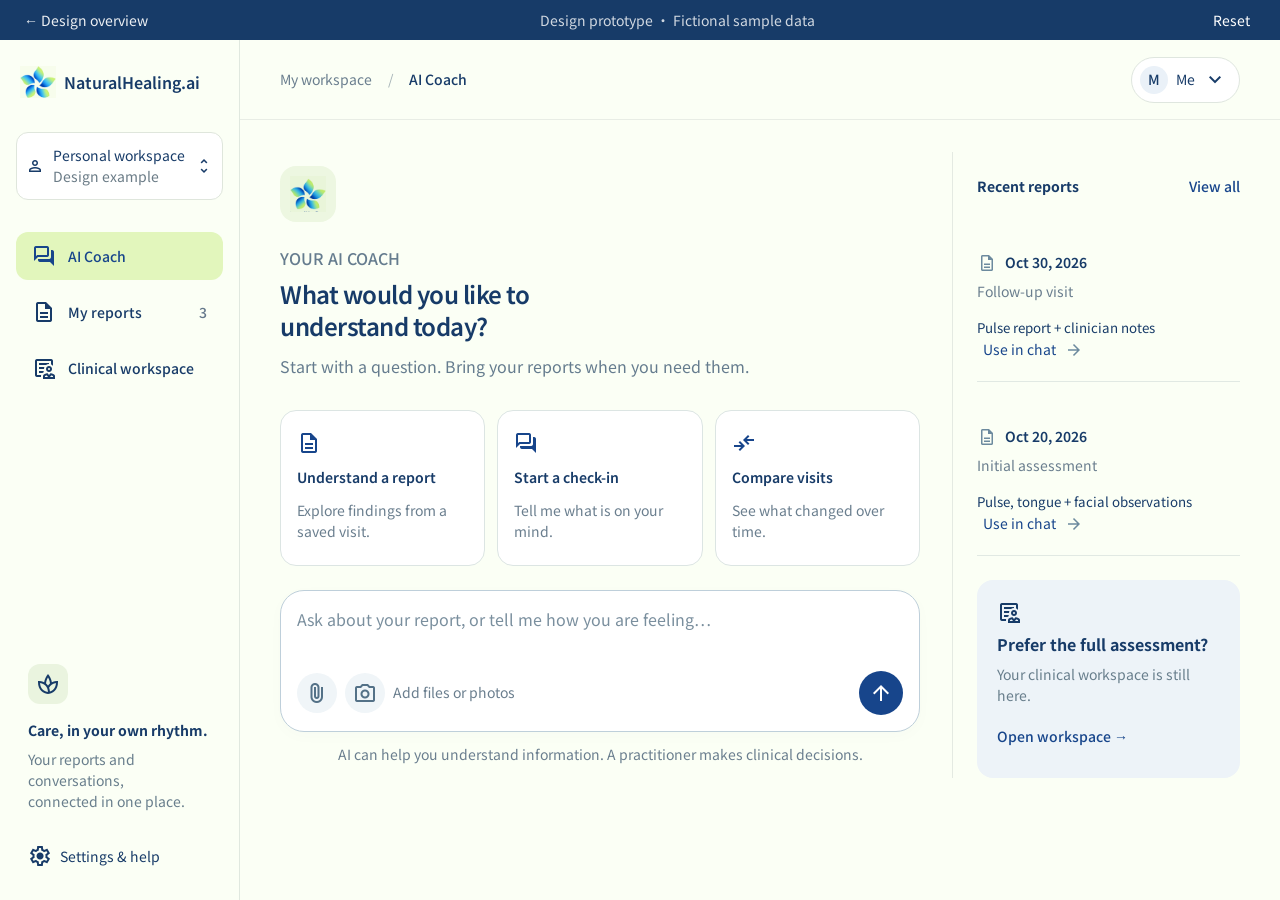
<file: index.html>
<!doctype html><html lang="en"><meta charset="utf-8"><meta name="viewport" content="width=device-width, initial-scale=1"><meta name="robots" content="noindex,nofollow"><meta http-equiv="refresh" content="0;url=prototype.html"><title>NaturalHealing.ai · AI Coach prototype</title><a href="prototype.html">Open AI Coach prototype</a></html>
</file>
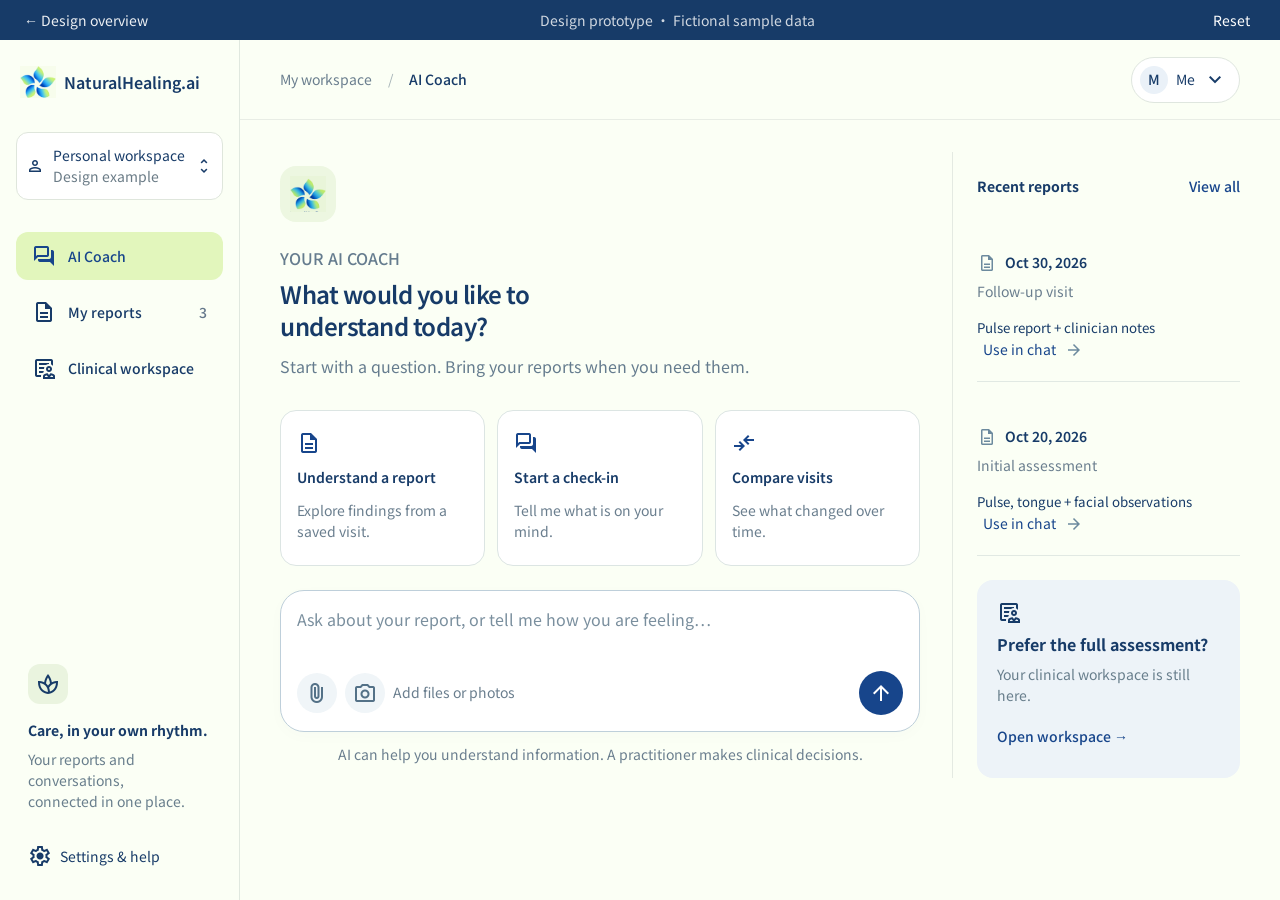
<file: prototype.html>
<!doctype html><html lang="en"><meta charset="utf-8"><meta name="viewport" content="width=device-width,initial-scale=1"><title>NaturalHealing — AI Coach design prototype</title><link rel="stylesheet" href="style.css"><body>
<div class="prototype-bar"><a href="review.html">← Design overview</a><span>Design prototype · Fictional sample data</span><button id="reset">Reset</button></div>
<div class="app"><aside class="sidebar"><a class="brand" href="#home"><img src="assets/flower.svg" alt=""><span>NaturalHealing.ai</span></a><div class="workspace"><span class="mi">person</span><div>Personal workspace<small>Design example</small></div><span class="mi">unfold_more</span></div><nav><a href="#home" data-nav="home"><span class="mi">forum</span>AI Coach</a><a href="#reports" data-nav="reports"><span class="mi">description</span>My reports<span class="count">3</span></a><button data-action="clinical"><span class="mi">clinical_notes</span>Clinical workspace</button></nav><div class="sidebar-bottom"><div class="note-icon"><span class="mi">spa</span></div><strong>Care, in your own rhythm.</strong><p>Your reports and conversations,<br>connected in one place.</p><button data-action="settings"><span class="mi">settings</span>Settings & help</button></div></aside>
<div class="workspace-main"><header class="topbar"><div class="mobile-brand"><img src="assets/flower.svg" alt=""><strong>NaturalHealing.ai</strong></div><div class="breadcrumb">My workspace <span>/</span> <strong id="crumb">AI Coach</strong></div><button class="person-switch" data-action="patient"><span class="avatar">M</span><span id="current-person">Me</span><span class="mi">expand_more</span></button></header><main id="screen"></main></div></div>
<div class="mobile-nav"><a href="#home"><span class="mi">forum</span>Coach</a><a href="#reports"><span class="mi">description</span>Reports</a><button data-action="clinical"><span class="mi">clinical_notes</span>Workspace</button></div>
<div id="modal" class="modal-backdrop" hidden></div><div id="toast" role="status"></div><script src="app.js"></script></body></html>
</file>
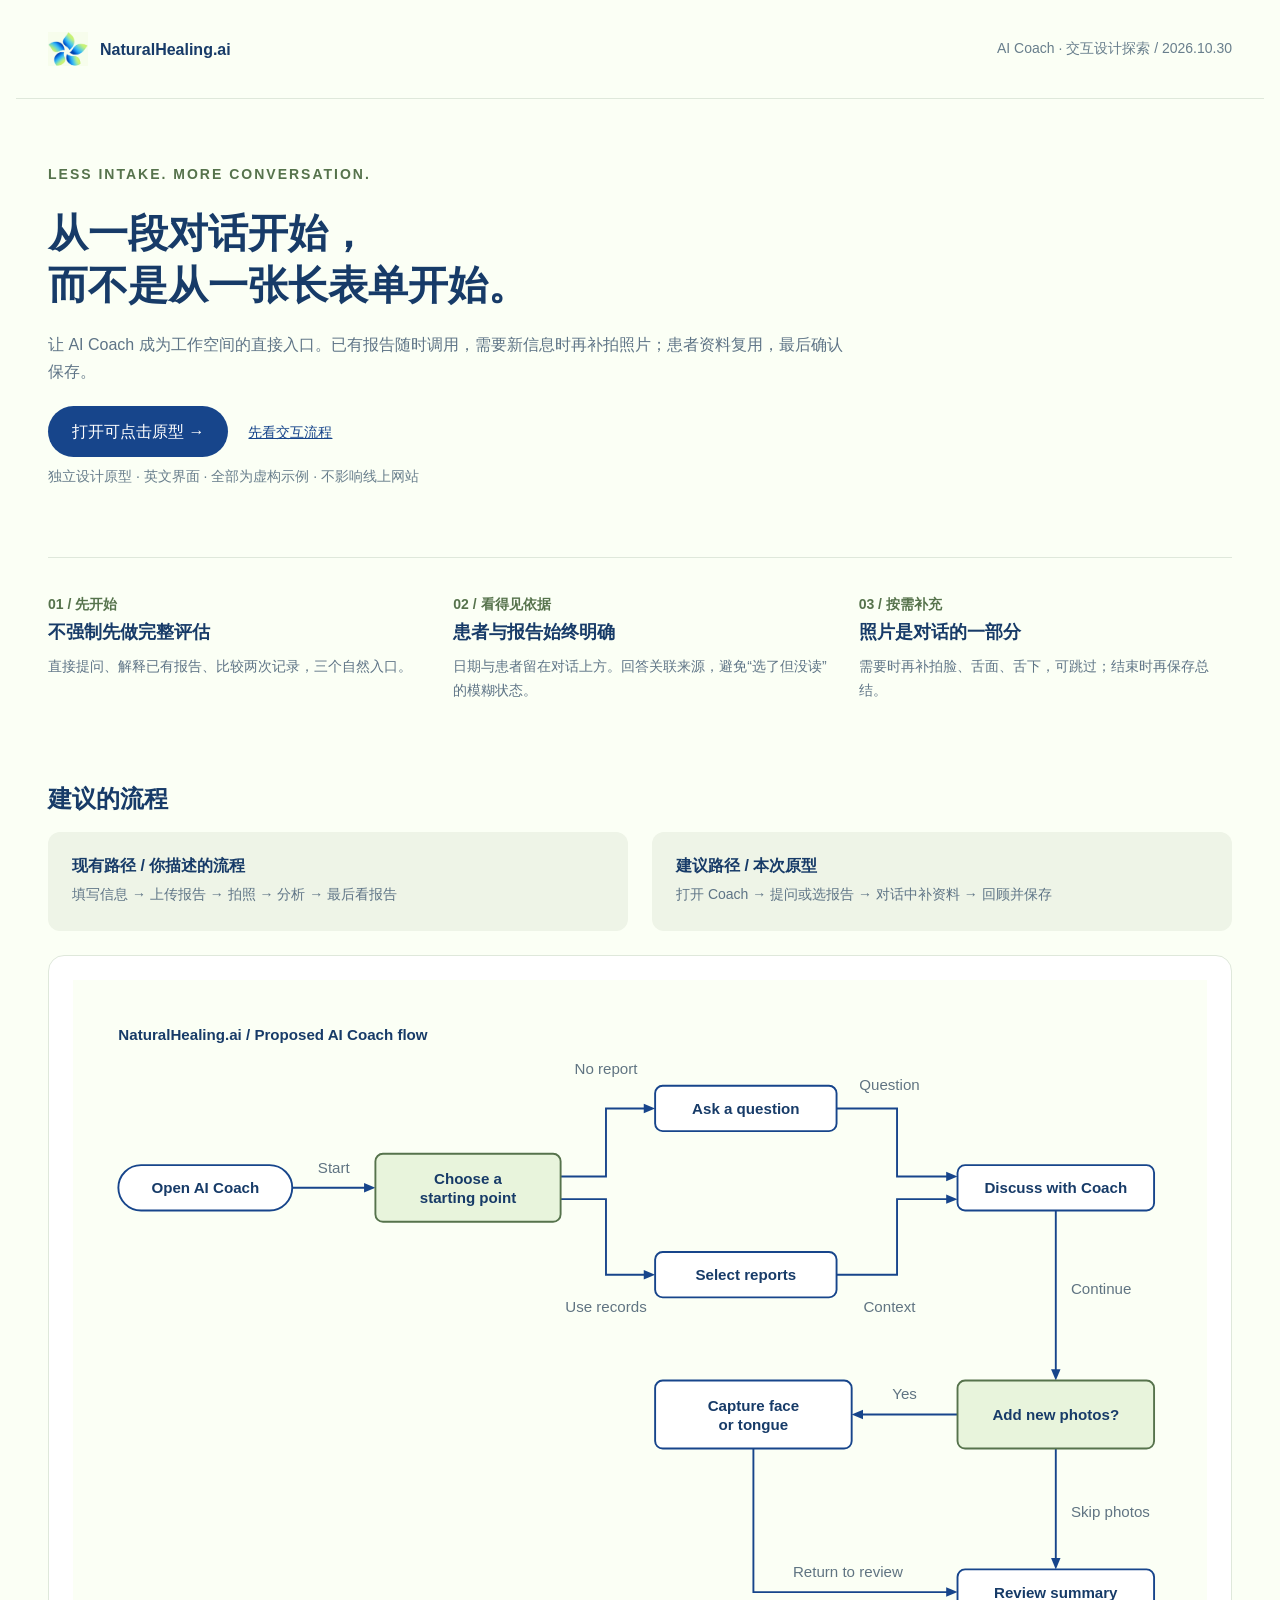
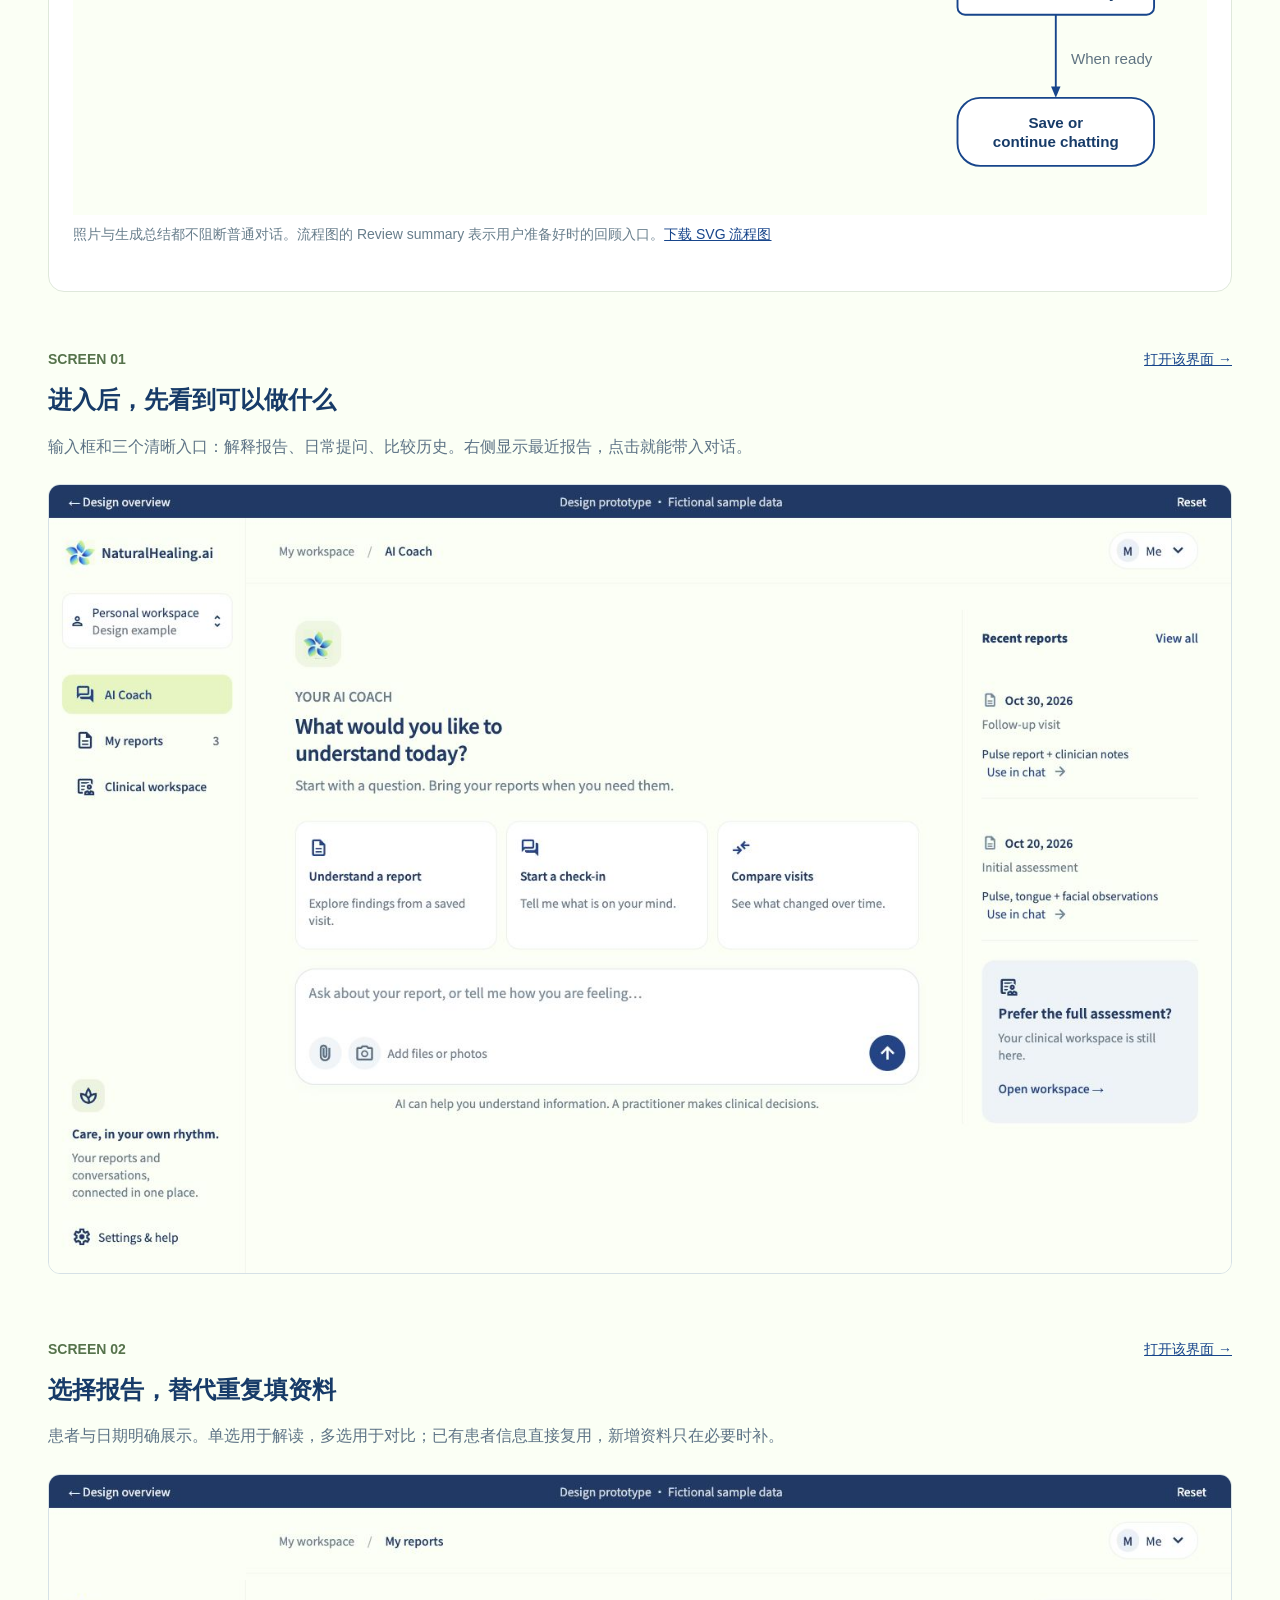
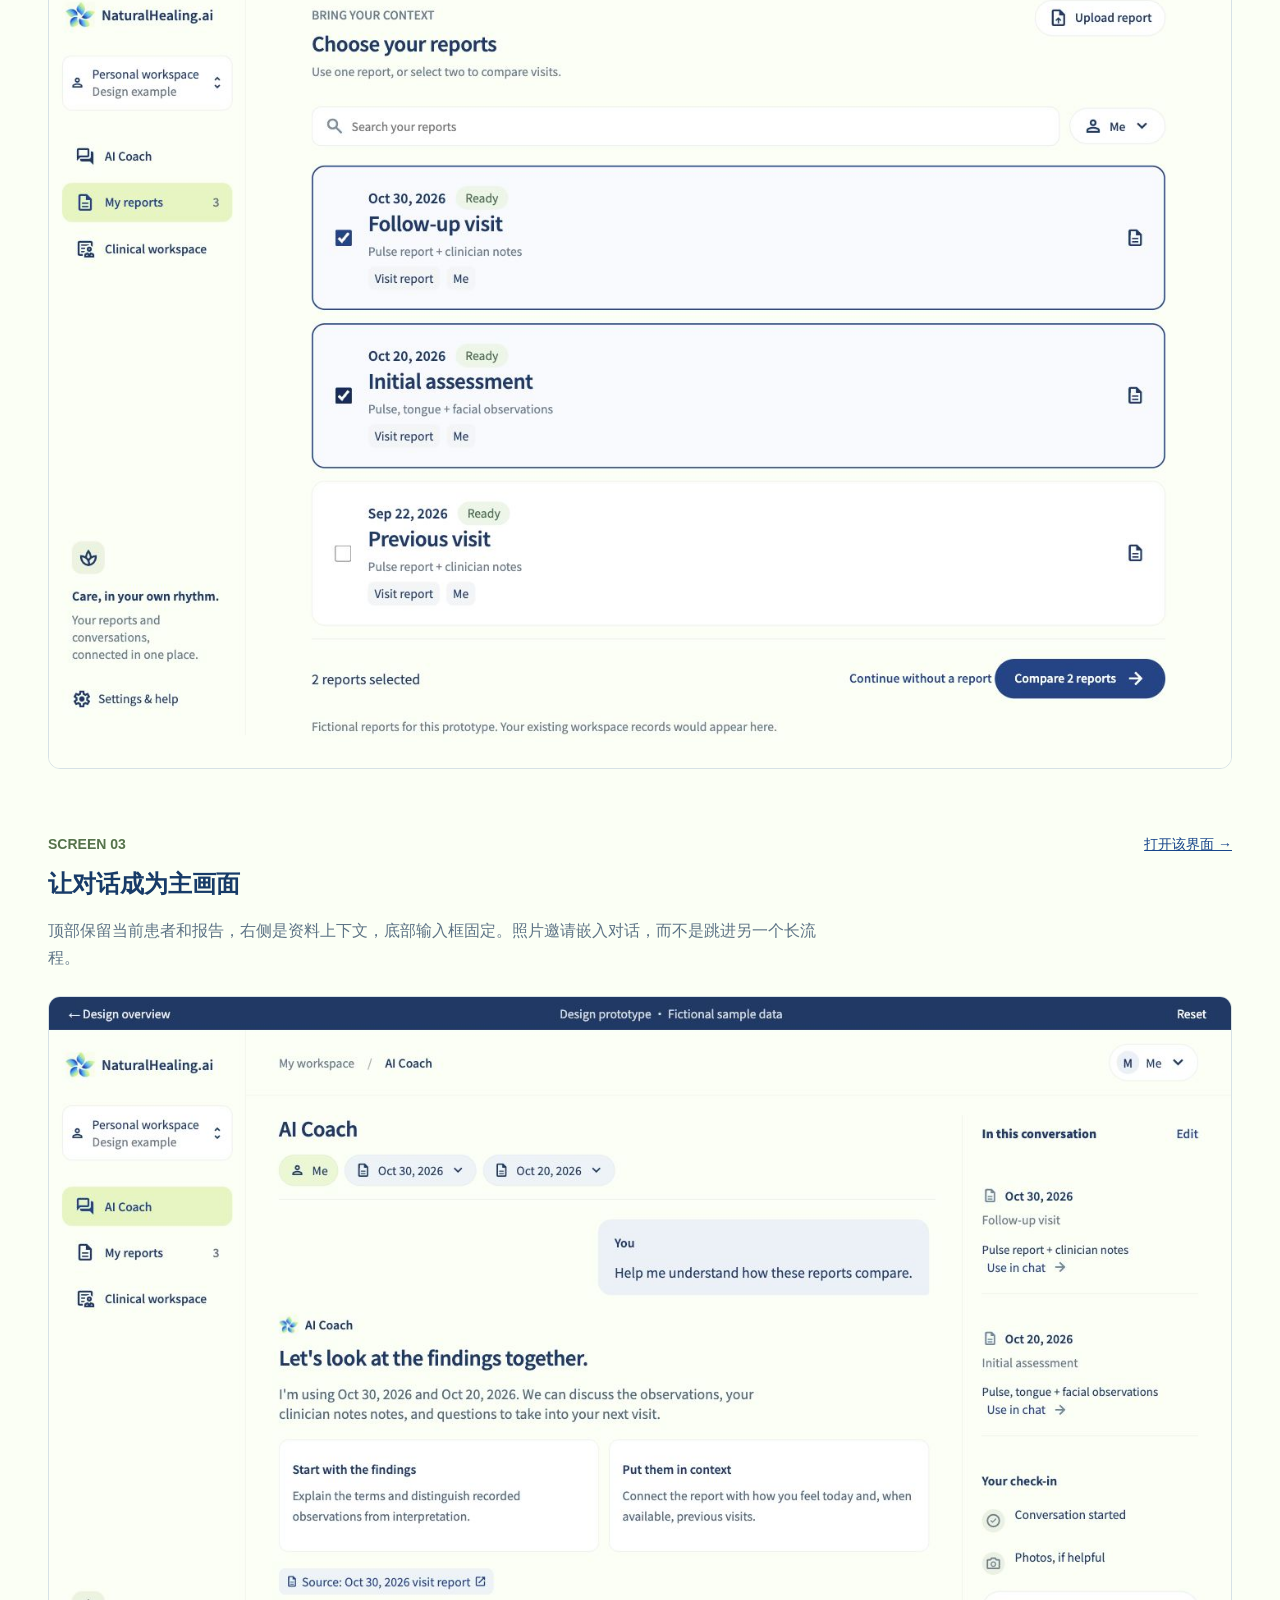
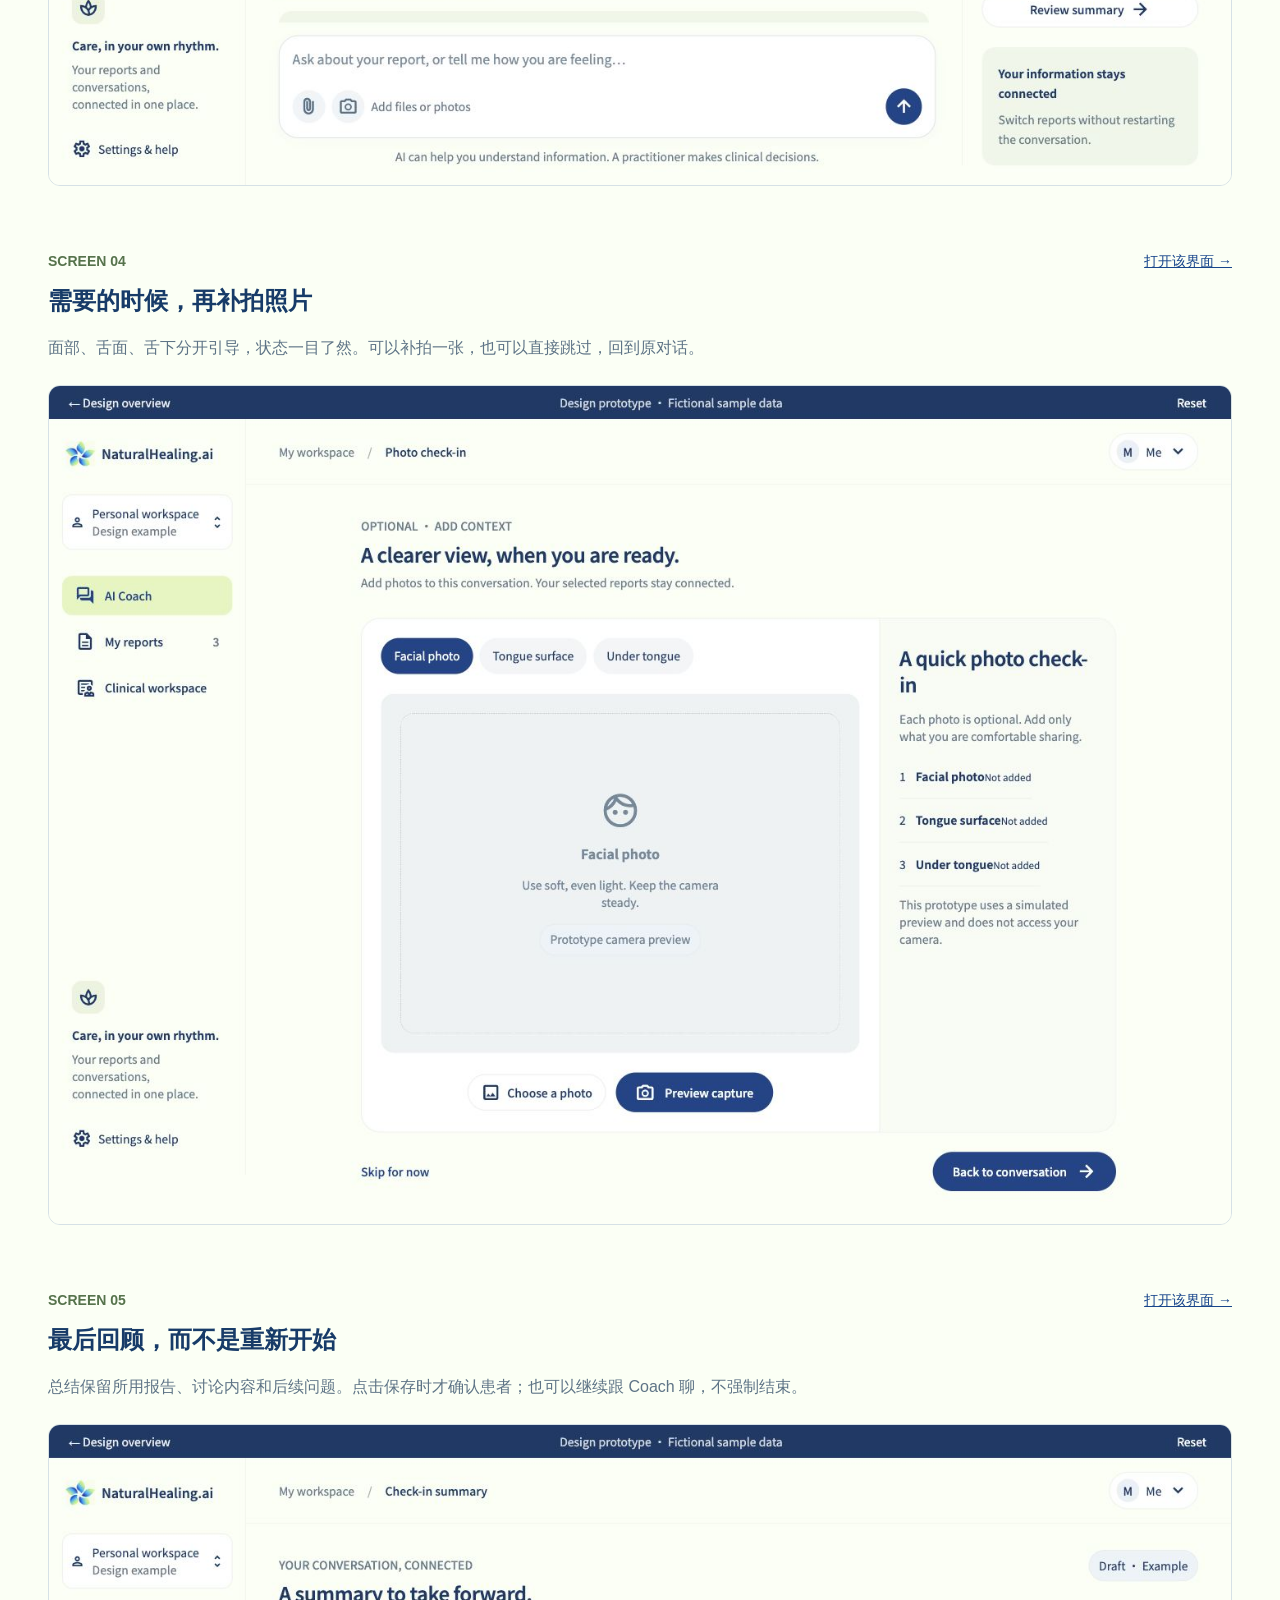
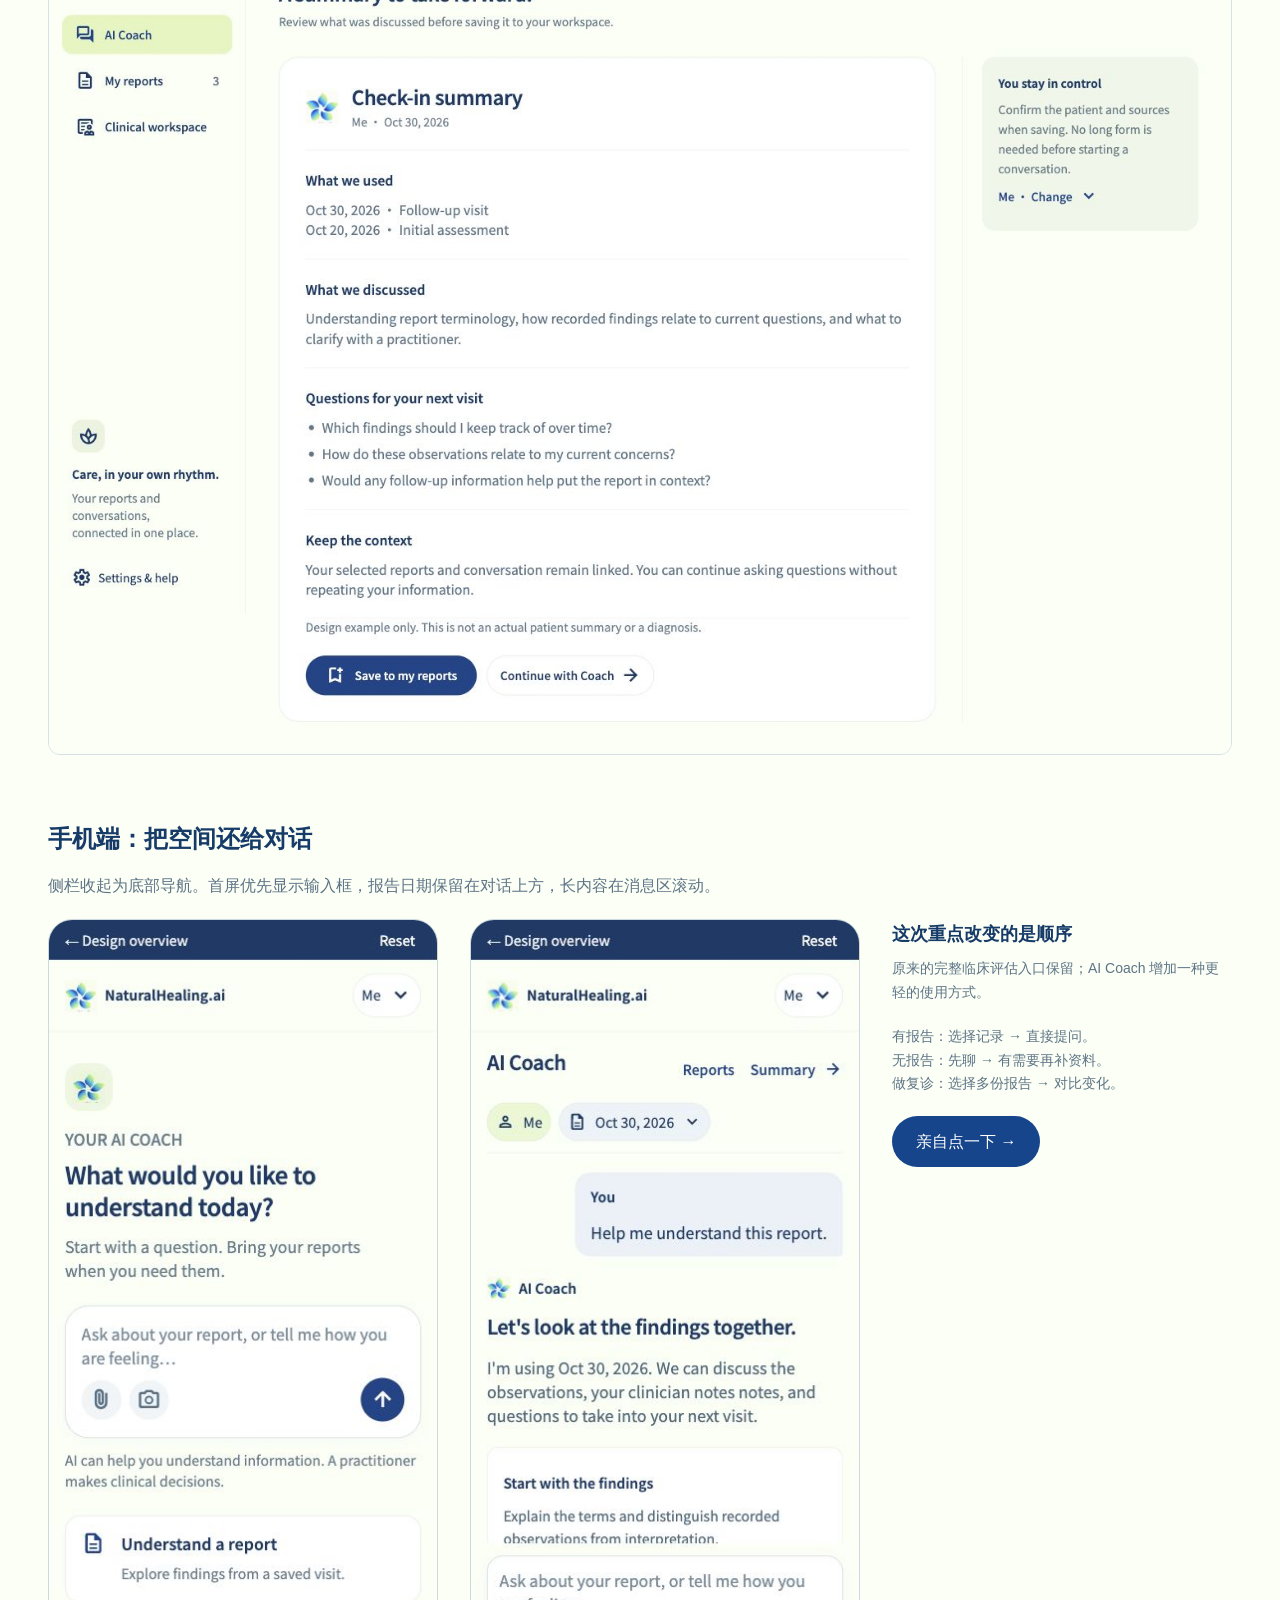
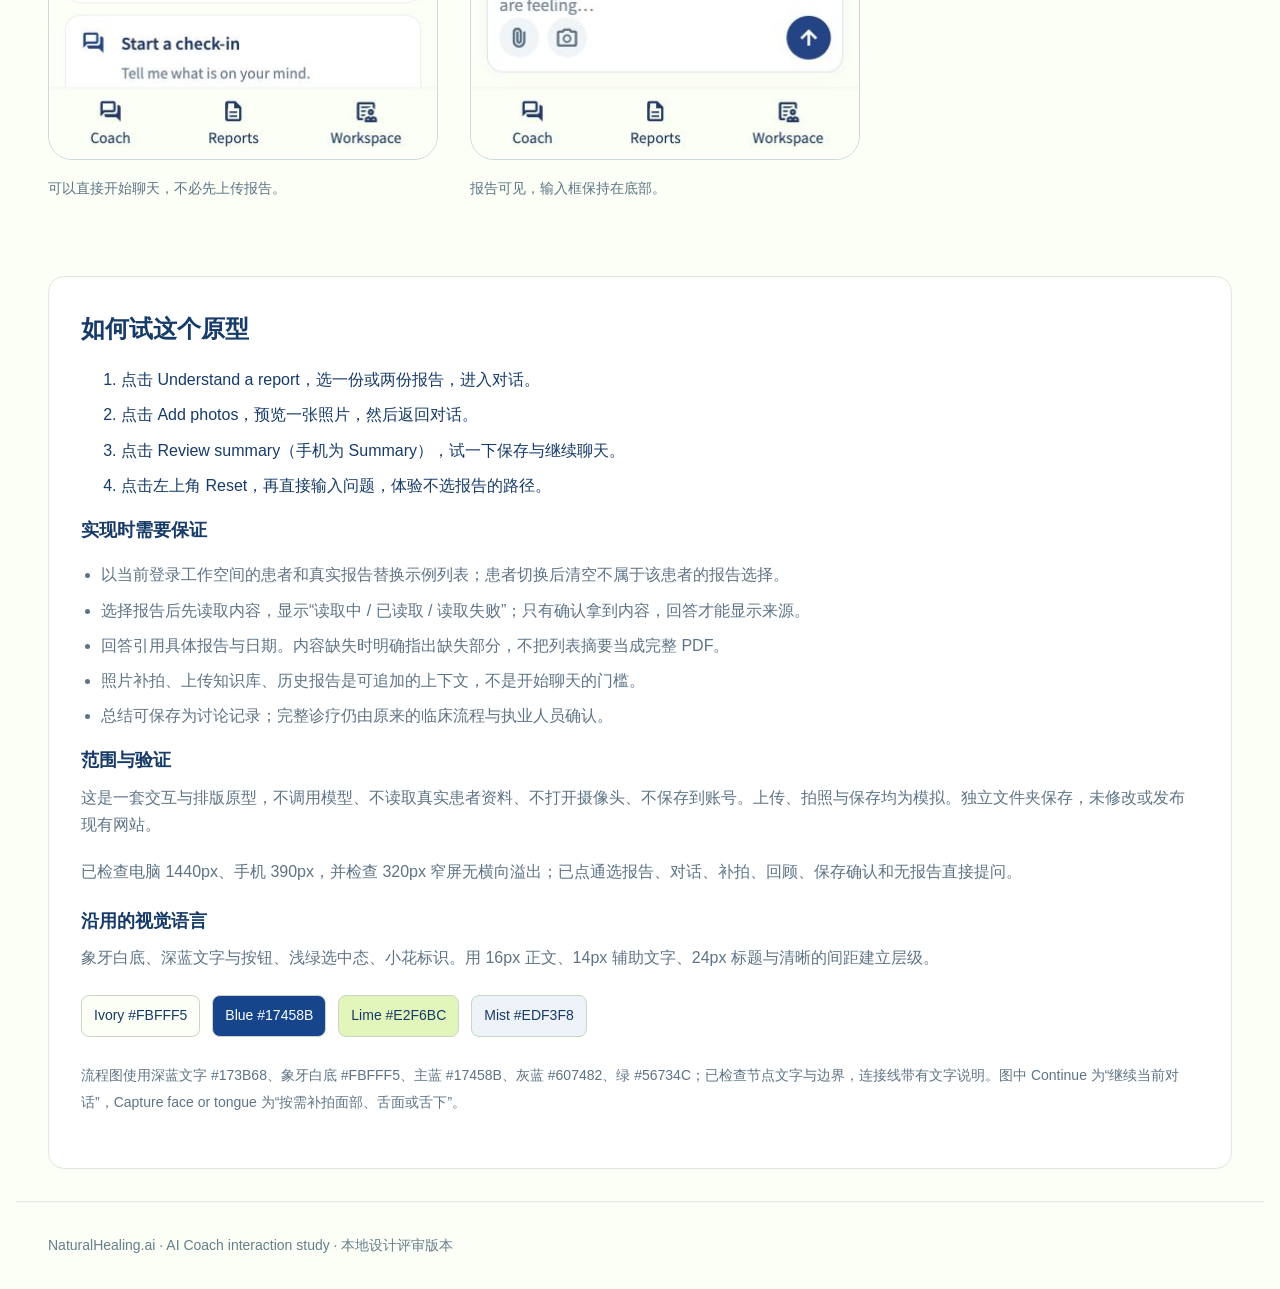
<file: review.html>
<!doctype html><html lang="zh-CN"><head><meta charset="utf-8"><meta name="viewport" content="width=device-width, initial-scale=1"><title>NaturalHealing.ai · AI Coach 交互方案</title><style>
*{box-sizing:border-box}body{margin:0;background:#fbfff5;color:#173b68;font:16px/1.7 -apple-system,BlinkMacSystemFont,'PingFang SC',sans-serif}a{color:#17458b}header,main,footer{max-width:1248px;margin:auto;padding:32px}header{display:flex;align-items:center;justify-content:space-between;border-bottom:1px solid #dfe8db}.brand{display:flex;align-items:center;gap:12px;font-weight:600}.brand img{width:40px;mix-blend-mode:multiply}.badge{font-size:14px;color:#687e8c}h1{font-size:40px;line-height:1.3;margin:20px 0}h2{font-size:24px;margin:0 0 12px}h3{font-size:18px;margin:0 0 8px}p{margin:8px 0 20px;color:#5e7486}.intro{padding:32px 0 48px;max-width:800px}.eyebrow{font-size:14px;font-weight:600;letter-spacing:2px;color:#56734c}.primary{display:inline-block;background:#17458b;color:white;border-radius:32px;padding:12px 24px;text-decoration:none;font-weight:500}.secondary{margin-left:20px;font-size:14px}.principles{display:grid;grid-template-columns:repeat(3,1fr);gap:32px;margin:0 0 56px;border-top:1px solid #dfe8db;padding-top:32px}.principles b{font-size:14px;color:#56734c}.principles p{font-size:14px}.flow{background:white;border:1px solid #dfe8db;border-radius:16px;padding:24px;margin-bottom:56px}.flow img{width:100%;height:auto;display:block}.flow .caption{font-size:14px;color:#687e8c}.change{display:grid;grid-template-columns:1fr 1fr;gap:24px;margin-bottom:24px}.change>div{padding:20px 24px;background:#eef4e7;border-radius:12px}.change p{font-size:14px;margin:4px 0}.screen{margin-bottom:64px}.screen-head{display:flex;gap:20px;align-items:start;justify-content:space-between;margin-bottom:20px}.screen-head div{max-width:780px}.screen-head p{font-size:16px;margin:4px 0}.screen-head a{white-space:nowrap;font-size:14px}.screen img{display:block;width:100%;border:1px solid #d6e1e6;border-radius:12px;background:white}.number{font-size:14px;color:#56734c;font-weight:600;display:block;margin-bottom:8px}.phones{display:grid;grid-template-columns:390px 390px 1fr;gap:32px;align-items:start;margin-bottom:56px}.phones img{width:100%;border:1px solid #ccd9de;border-radius:24px}.phones p{font-size:14px}.notes{padding:32px;border:1px solid #dfe8db;border-radius:16px;background:white}.notes ul{padding-left:20px;color:#5e7486}.notes li{margin:8px 0}.notes small{font-size:14px}.palette{display:flex;gap:12px;margin:24px 0;flex-wrap:wrap}.swatch{padding:8px 12px;border:1px solid #cad5c8;border-radius:8px;font-size:14px}footer{font-size:14px;color:#687e8c;border-top:1px solid #dfe8db}@media(max-width:1000px){.phones{grid-template-columns:1fr 1fr}.phones>div:last-child{grid-column:1/-1}.principles{gap:20px}}@media(max-width:600px){header,main,footer{padding:20px 16px}header .badge{display:none}h1{font-size:32px}.intro{padding:24px 0 32px}.principles,.change{grid-template-columns:1fr;gap:16px}.principles{margin-bottom:32px}.flow{padding:12px}.flow img{min-width:720px}.flow-scroll{overflow-x:auto}.screen{margin-bottom:40px}.screen-head{display:block}.screen-head a{display:block;margin-top:12px}.phones{gap:16px}.notes{padding:20px}.secondary{display:block;margin:16px 0 0}}
</style></head><body><header><div class="brand"><img src="assets/flower.svg" alt="">NaturalHealing.ai</div><span class="badge">AI Coach · 交互设计探索 / 2026.10.30</span></header><main>
<section class="intro"><div class="eyebrow">LESS INTAKE. MORE CONVERSATION.</div><h1>从一段对话开始，<br>而不是从一张长表单开始。</h1><p>让 AI Coach 成为工作空间的直接入口。已有报告随时调用，需要新信息时再补拍照片；患者资料复用，最后确认保存。</p><a class="primary" href="prototype.html">打开可点击原型 →</a><a class="secondary" href="#flow">先看交互流程</a><p class="badge">独立设计原型 · 英文界面 · 全部为虚构示例 · 不影响线上网站</p></section>
<section class="principles"><div><b>01 / 先开始</b><h3>不强制先做完整评估</h3><p>直接提问、解释已有报告、比较两次记录，三个自然入口。</p></div><div><b>02 / 看得见依据</b><h3>患者与报告始终明确</h3><p>日期与患者留在对话上方。回答关联来源，避免“选了但没读”的模糊状态。</p></div><div><b>03 / 按需补充</b><h3>照片是对话的一部分</h3><p>需要时再补拍脸、舌面、舌下，可跳过；结束时再保存总结。</p></div></section>
<section id="flow"><h2>建议的流程</h2><div class="change"><div><strong>现有路径 / 你描述的流程</strong><p>填写信息 → 上传报告 → 拍照 → 分析 → 最后看报告</p></div><div><strong>建议路径 / 本次原型</strong><p>打开 Coach → 提问或选报告 → 对话中补资料 → 回顾并保存</p></div></div><div class="flow"><div class="flow-scroll"><img src="naturalhealing-ai-coach-flow.svg" alt="建议流程：进入 AI Coach，可直接提问或选择已有报告；在对话中按需补拍照片，最后回顾总结并保存或继续聊天。"></div><p class="caption">照片与生成总结都不阻断普通对话。流程图的 Review summary 表示用户准备好时的回顾入口。<a href="naturalhealing-ai-coach-flow.svg" download>下载 SVG 流程图</a></p></div></section>
<section class="screen"><div class="screen-head"><div><span class="number">SCREEN 01</span><h2>进入后，先看到可以做什么</h2><p>输入框和三个清晰入口：解释报告、日常提问、比较历史。右侧显示最近报告，点击就能带入对话。</p></div><a href="prototype.html#home">打开该界面 →</a></div><a href="screens/01-start-desktop.png" target="_blank"><img src="screens/01-start-desktop.png" alt="进入后，先看到可以做什么，桌面界面图"></a></section><section class="screen"><div class="screen-head"><div><span class="number">SCREEN 02</span><h2>选择报告，替代重复填资料</h2><p>患者与日期明确展示。单选用于解读，多选用于对比；已有患者信息直接复用，新增资料只在必要时补。</p></div><a href="prototype.html#reports">打开该界面 →</a></div><a href="screens/02-reports-desktop.png" target="_blank"><img src="screens/02-reports-desktop.png" alt="选择报告，替代重复填资料，桌面界面图"></a></section><section class="screen"><div class="screen-head"><div><span class="number">SCREEN 03</span><h2>让对话成为主画面</h2><p>顶部保留当前患者和报告，右侧是资料上下文，底部输入框固定。照片邀请嵌入对话，而不是跳进另一个长流程。</p></div><a href="prototype.html#chat">打开该界面 →</a></div><a href="screens/03-chat-desktop.png" target="_blank"><img src="screens/03-chat-desktop.png" alt="让对话成为主画面，桌面界面图"></a></section><section class="screen"><div class="screen-head"><div><span class="number">SCREEN 04</span><h2>需要的时候，再补拍照片</h2><p>面部、舌面、舌下分开引导，状态一目了然。可以补拍一张，也可以直接跳过，回到原对话。</p></div><a href="prototype.html#capture">打开该界面 →</a></div><a href="screens/04-photos-desktop.png" target="_blank"><img src="screens/04-photos-desktop.png" alt="需要的时候，再补拍照片，桌面界面图"></a></section><section class="screen"><div class="screen-head"><div><span class="number">SCREEN 05</span><h2>最后回顾，而不是重新开始</h2><p>总结保留所用报告、讨论内容和后续问题。点击保存时才确认患者；也可以继续跟 Coach 聊，不强制结束。</p></div><a href="prototype.html#summary">打开该界面 →</a></div><a href="screens/05-summary-desktop.png" target="_blank"><img src="screens/05-summary-desktop.png" alt="最后回顾，而不是重新开始，桌面界面图"></a></section><section><h2>手机端：把空间还给对话</h2><p>侧栏收起为底部导航。首屏优先显示输入框，报告日期保留在对话上方，长内容在消息区滚动。</p><div class="phones"><div><img src="screens/06-start-mobile.png" alt="手机端 AI Coach 起始界面"><p>可以直接开始聊天，不必先上传报告。</p></div><div><img src="screens/07-chat-mobile.png" alt="手机端带报告的对话界面"><p>报告可见，输入框保持在底部。</p></div><div><h3>这次重点改变的是顺序</h3><p>原来的完整临床评估入口保留；AI Coach 增加一种更轻的使用方式。</p><p>有报告：选择记录 → 直接提问。<br>无报告：先聊 → 有需要再补资料。<br>做复诊：选择多份报告 → 对比变化。</p><a class="primary" href="prototype.html">亲自点一下 →</a></div></div></section>
<section class="notes"><h2>如何试这个原型</h2><ol><li>点击 Understand a report，选一份或两份报告，进入对话。</li><li>点击 Add photos，预览一张照片，然后返回对话。</li><li>点击 Review summary（手机为 Summary），试一下保存与继续聊天。</li><li>点击左上角 Reset，再直接输入问题，体验不选报告的路径。</li></ol><h3>实现时需要保证</h3><ul><li>以当前登录工作空间的患者和真实报告替换示例列表；患者切换后清空不属于该患者的报告选择。</li><li>选择报告后先读取内容，显示“读取中 / 已读取 / 读取失败”；只有确认拿到内容，回答才能显示来源。</li><li>回答引用具体报告与日期。内容缺失时明确指出缺失部分，不把列表摘要当成完整 PDF。</li><li>照片补拍、上传知识库、历史报告是可追加的上下文，不是开始聊天的门槛。</li><li>总结可保存为讨论记录；完整诊疗仍由原来的临床流程与执业人员确认。</li></ul><h3>范围与验证</h3><p>这是一套交互与排版原型，不调用模型、不读取真实患者资料、不打开摄像头、不保存到账号。上传、拍照与保存均为模拟。独立文件夹保存，未修改或发布现有网站。</p><p>已检查电脑 1440px、手机 390px，并检查 320px 窄屏无横向溢出；已点通选报告、对话、补拍、回顾、保存确认和无报告直接提问。</p><h3>沿用的视觉语言</h3><p>象牙白底、深蓝文字与按钮、浅绿选中态、小花标识。用 16px 正文、14px 辅助文字、24px 标题与清晰的间距建立层级。</p><div class="palette"><span class="swatch" style="background:#fbfff5">Ivory #FBFFF5</span><span class="swatch" style="background:#17458b;color:white">Blue #17458B</span><span class="swatch" style="background:#e2f6bc">Lime #E2F6BC</span><span class="swatch" style="background:#edf3f8">Mist #EDF3F8</span></div><p><small>流程图使用深蓝文字 #173B68、象牙白底 #FBFFF5、主蓝 #17458B、灰蓝 #607482、绿 #56734C；已检查节点文字与边界，连接线带有文字说明。图中 Continue 为“继续当前对话”，Capture face or tongue 为“按需补拍面部、舌面或舌下”。</small></p></section></main><footer>NaturalHealing.ai · AI Coach interaction study · 本地设计评审版本</footer></body></html>
</file>
<file: style.css>
@font-face{font-family:CareUI;src:url('assets/ui.woff2') format('woff2');font-weight:100 900;font-display:swap}@font-face{font-family:MaterialSymbols;src:url('assets/icons.woff2') format('woff2');font-display:block}*{box-sizing:border-box}body{margin:0;font-family:CareUI,Arial,sans-serif;font-size:16px;line-height:1.5;color:#173b68;background:#fbfff5}button,input,textarea{font:inherit;color:inherit}button,a,input,textarea{outline-offset:4px}button:focus-visible,a:focus-visible{outline:2px solid #17458b}button,a{touch-action:manipulation}button{cursor:pointer}a{color:inherit;text-decoration:none}button{border:0;background:none}p,h1,h2,h3{margin:0}h1,h2{font-size:24px;line-height:32px;font-weight:600;letter-spacing:-.5px}h3{font-size:16px;line-height:24px;font-weight:600}.mi{font-family:MaterialSymbols!important;font-style:normal;font-weight:400;font-size:24px;line-height:1;display:inline-flex;align-items:center;justify-content:center;flex-shrink:0;user-select:none}.prototype-bar{height:40px;background:#173b68;color:#fff;display:flex;justify-content:space-between;align-items:center;padding:0 24px;font-size:14px;gap:12px}.prototype-bar a{opacity:.92}.prototype-bar span{opacity:.8}.prototype-bar button{color:#fff;font-size:14px}.app{display:grid;grid-template-columns:240px minmax(0,1fr);min-height:calc(100svh - 40px)}.sidebar{padding:24px 16px;border-right:1px solid #e0e8df;display:flex;flex-direction:column;position:sticky;top:0;height:calc(100svh - 40px);background:#fbfff5}.brand{display:flex;align-items:center;gap:8px;font-weight:600;font-size:16px;margin:0 4px 32px;white-space:nowrap}.brand img{width:36px;height:36px;object-fit:contain}.workspace{display:flex;align-items:center;gap:8px;border:1px solid #dfe6dc;border-radius:12px;padding:12px 8px;font-size:14px;background:#fff;margin-bottom:32px}.workspace>div{flex:1}.workspace small{display:block;font-size:14px;color:#6a7b86}.workspace>.mi{font-size:20px}nav{display:flex;flex-direction:column;gap:8px}nav a,nav button{display:flex;text-align:left;align-items:center;gap:12px;padding:12px 16px;border-radius:12px;font-size:14px;font-weight:500;min-height:48px}nav .selected{background:#e2f6bc;color:#17458b}nav .count{margin-left:auto;font-size:14px;color:#65788b}nav a:hover,nav button:hover{background:#eff4e9}.sidebar-bottom{margin-top:auto;padding:32px 12px 0;font-size:14px}.sidebar-bottom p{color:#687e8c;margin:8px 0 24px}.sidebar-bottom button{display:flex;gap:8px;align-items:center;font-size:14px;padding:8px 0}.note-icon{display:flex;width:40px;height:40px;align-items:center;justify-content:center;background:#eaf4df;border-radius:12px;margin-bottom:16px}.workspace-main{min-width:0}.topbar{height:80px;display:flex;align-items:center;justify-content:space-between;padding:0 40px;border-bottom:1px solid #e8ede5;background:#fbfff5}.breadcrumb{color:#6a7e8e;font-size:14px;display:flex;gap:16px;align-items:center}.breadcrumb strong{color:#173b68;font-weight:500}.breadcrumb span{color:#a6b3b7}.person-switch{display:flex;align-items:center;gap:8px;background:#fff;border:1px solid #dfe6df;border-radius:32px;padding:8px 12px 8px 8px;font-size:14px;min-height:44px}.avatar{width:28px;height:28px;display:inline-flex;align-items:center;justify-content:center;background:#eaf1f8;border-radius:50%;font-size:14px;font-weight:500}.mobile-brand{display:none}#screen{min-height:calc(100svh - 120px)}.page{max-width:1360px;margin:auto;padding:32px 40px 40px}.page-heading{display:flex;align-items:flex-start;justify-content:space-between;gap:16px;margin-bottom:32px}.page-heading p{font-size:14px;color:#6a7e8e;margin-top:8px}.eyebrow{color:#6a7e8e;font-size:14px;font-weight:500;margin-bottom:8px}.pill{display:inline-flex;gap:8px;align-items:center;background:#edf3f8;border:1px solid #dce6ef;border-radius:32px;padding:8px 12px;font-size:14px;max-width:100%}.pill .mi{font-size:20px}.pill.green{background:#e8f7d2;border-color:#d9e9c5}.primary{display:inline-flex;align-items:center;justify-content:center;gap:12px;background:#17458b;color:white;border-radius:32px;min-height:48px;padding:12px 24px;font-size:14px;font-weight:500}.primary:hover{background:#12396f}.secondary{display:inline-flex;align-items:center;justify-content:center;gap:8px;border:1px solid #d7e1e6;border-radius:32px;min-height:44px;padding:8px 16px;background:#fff;font-size:14px;font-weight:500}.text-button{display:inline-flex;align-items:center;gap:8px;color:#17458b;font-size:14px;font-weight:500;padding:8px 0;min-height:44px}.secondary:hover,.text-button:hover{background:#f1f5f8}.quiet{font-size:14px;color:#6a7e8e}.home-grid{display:grid;grid-template-columns:minmax(0,1fr) 288px;gap:32px}.home-stage{min-width:0;display:flex;flex-direction:column;justify-content:center;min-height:620px;max-width:760px;margin:auto}.coach-symbol{width:56px;height:56px;background:#edf7e1;border-radius:16px;display:grid;place-items:center;margin-bottom:24px}.coach-symbol img{width:36px;height:36px}.welcome h1{max-width:520px;margin-bottom:12px}.welcome>p{color:#657c8e;max-width:520px;font-size:16px;line-height:24px}.starter-grid{display:grid;grid-template-columns:repeat(3,minmax(0,1fr));gap:12px;margin:32px 0 24px}.starter{display:flex;flex-direction:column;align-items:flex-start;gap:12px;padding:20px 16px;border:1px solid #dce5e3;border-radius:16px;background:#fff;text-align:left;min-height:156px}.starter .mi{color:#17458b}.starter strong{font-size:14px;font-weight:600}.starter span:last-child{font-size:14px;color:#6a7e8e}.starter:hover{border-color:#94adbd;background:#f9fcfe}.composer{background:#fff;border:1px solid #becfda;border-radius:24px;padding:16px;box-shadow:0 4px 16px #173b6805}.composer textarea{display:block;width:100%;resize:none;background:none;border:0;outline:none;line-height:24px;font-size:16px;min-height:64px;padding:0}.composer textarea::placeholder{color:#7a8f9e}.composer-actions{display:flex;justify-content:space-between;align-items:center;gap:8px}.attach-actions{display:flex;gap:8px;align-items:center}.icon-btn{width:40px;height:40px;border-radius:50%;display:inline-flex;align-items:center;justify-content:center;background:#f0f5f8;color:#547187}.send{width:44px;height:44px;border-radius:50%;background:#17458b;color:#fff;display:grid;place-items:center}.composer-hint{font-size:14px;color:#6a7e8e;text-align:center;margin-top:12px}.context-rail{border-left:1px solid #e4eae2;padding-left:24px;display:flex;flex-direction:column;gap:24px}.rail-heading{display:flex;justify-content:space-between;align-items:center;font-size:14px;font-weight:600}.rail-heading span{font-weight:400;color:#6a7e8e}.recent-report{display:block;width:100%;padding:20px 0;border-bottom:1px solid #e1e9e3;text-align:left}.recent-report .mi{font-size:20px;color:#6c8a9e}.report-line{display:flex;justify-content:space-between;align-items:center;gap:8px;margin-bottom:8px}.recent-report strong{font-size:14px;font-weight:600}.recent-report p{font-size:14px;color:#6a7e8e;margin:4px 0 12px}.report-use{color:#17458b;font-size:14px;display:flex;align-items:center;gap:8px}.rail-note{padding:20px;background:#eff6e8;border-radius:16px;font-size:14px;line-height:24px}.rail-note p{color:#687e89;margin-top:8px}.home-rail{padding-top:12px}.home-checkin{background:#edf3f8;padding:20px;border-radius:16px}.home-checkin p{font-size:14px;color:#687e8c;margin:8px 0}.chat-shell{height:calc(100svh - 120px);padding:24px 40px 24px;display:grid;grid-template-columns:minmax(0,1fr) 288px;gap:32px}.chat-main{min-width:0;display:flex;flex-direction:column;min-height:0;max-width:820px;width:100%;margin:auto;height:100%}.chat-top{display:flex;align-items:flex-start;justify-content:space-between;gap:16px;margin-bottom:16px}.chat-top h1{font-size:24px;line-height:32px}.context-row{display:flex;gap:8px;align-items:center;flex-wrap:wrap;padding-bottom:16px;border-bottom:1px solid #e1e7e5}.conversation{overflow-y:auto;flex:1;min-height:240px;padding:24px 8px 24px 0;display:flex;flex-direction:column;gap:24px;scrollbar-width:thin}.message{font-size:16px;line-height:24px;max-width:100%}.message.you{align-self:flex-end;background:#eaf1f8;border-radius:16px 16px 4px 16px;padding:16px 20px;max-width:88%}.message-label{display:flex;align-items:center;gap:8px;margin-bottom:12px;font-size:14px;font-weight:600}.message-label img{width:24px;height:24px}.message.agent p{max-width:640px;color:#506b80;margin-bottom:16px}.message.agent h2{font-size:24px;line-height:32px;margin-bottom:16px}.insight-grid{display:grid;grid-template-columns:1fr 1fr;gap:12px;margin:20px 0}.insight{padding:16px;background:#fff;border:1px solid #e1e8e6;border-radius:12px;font-size:14px}.insight strong{display:block;font-weight:600;margin:8px 0}.insight span{color:#6a7e8e}.source-link{font-size:14px;color:#17458b;background:#edf3f8;padding:4px 8px;border-radius:8px;display:inline-flex;align-items:center;gap:4px}.source-link .mi{font-size:16px}.photo-invite{background:#eff6e7;border-radius:16px;padding:20px;display:flex;gap:16px;align-items:center;margin:20px 0 0}.photo-invite>.mi{font-size:24px;color:#5c8269}.photo-invite p{font-size:14px!important;margin:4px 0 0!important}.photo-invite>div{flex:1}.chat-rail .rail-note{margin-top:0}.review-track{display:flex;flex-direction:column;gap:20px;margin-top:20px;font-size:14px}.track-row{display:flex;gap:12px;align-items:flex-start}.track-row .mi{font-size:20px;background:#eaf2e2;border-radius:50%;padding:4px}.track-row span{display:block;color:#6a7e8e;margin-top:4px}.chat-main .composer textarea{min-height:48px}.chat-main .composer{margin-top:16px;flex-shrink:0}.context-summary{background:#fff;border:1px solid #dce6e3;border-radius:16px;padding:20px;margin-top:20px}.context-summary p{font-size:14px;color:#6a7e8e;margin-top:8px}.report-page{max-width:1120px}.report-controls{display:flex;align-items:center;gap:12px;margin-bottom:24px}.report-search{flex:1;position:relative}.report-search .mi{position:absolute;left:16px;top:12px;color:#78909e}.report-search input{width:100%;padding:12px 16px 12px 48px;border:1px solid #d8e2e1;border-radius:12px;background:#fff;font-size:14px;height:48px}.report-row{display:grid;grid-template-columns:28px 1fr auto;gap:16px;align-items:center;padding:24px;background:#fff;border:1px solid #dce6e1;border-radius:16px;margin-bottom:16px}.report-row.chosen{border:2px solid #17458b;padding:23px;background:#f7faff}.report-row input{width:20px;height:20px;accent-color:#17458b}.report-meta{display:flex;gap:12px;align-items:center;flex-wrap:wrap}.report-meta strong{font-size:16px;font-weight:600}.report-meta .status{font-size:14px;color:#447151;background:#edf5e8;border-radius:32px;padding:4px 12px}.report-row p{font-size:14px;color:#6a7e8e;margin:8px 0}.report-tags{display:flex;gap:8px}.report-tags span{font-size:14px;background:#f2f5f6;padding:4px 8px;border-radius:8px}.selection-footer{display:flex;gap:16px;align-items:center;justify-content:space-between;padding:24px 0;margin-top:8px;border-top:1px solid #dce5de}.selection-footer .quiet{margin-top:4px}.mobile-nav{display:none}.capture-layout{max-width:1000px}.capture-panel{display:grid;grid-template-columns:minmax(0,1fr) 288px;background:#fff;border:1px solid #dce6df;border-radius:24px;overflow:hidden}.capture-left{padding:24px}.capture-tabs{display:flex;gap:8px;margin-bottom:24px;flex-wrap:wrap}.capture-tabs button{font-size:14px;border-radius:32px;padding:8px 16px;min-height:44px;background:#f2f5f6}.capture-tabs .active{background:#17458b;color:#fff}.camera-preview{aspect-ratio:4/3;background:#edf2f3;border-radius:16px;display:flex;align-items:center;justify-content:center;flex-direction:column;text-align:center;position:relative;overflow:hidden;padding:24px;gap:16px;color:#71899b}.camera-preview:before{content:"";position:absolute;inset:24px;border:1px dashed #a9bcc5;border-radius:16px}.camera-preview>*{position:relative}.camera-preview .mi{font-size:48px}.camera-preview p{font-size:14px;max-width:280px}.capture-right{padding:32px 24px;background:#f8fbf4;border-left:1px solid #e2e8df}.capture-right h2{font-size:24px;margin-bottom:16px}.capture-right p{font-size:14px;color:#6a7e8e;margin:12px 0}.capture-step{display:flex;gap:12px;padding:16px 0;font-size:14px;border-bottom:1px solid #dfe8db;align-items:center}.capture-step .mi{font-size:20px}.capture-step.ready{color:#3f754c}.camera-controls{display:flex;justify-content:center;gap:12px;align-items:center;margin-top:24px}.capture-bottom{display:flex;gap:16px;justify-content:space-between;align-items:center;margin-top:24px}.summary-grid{display:grid;grid-template-columns:minmax(0,1fr) 288px;gap:32px}.summary-document{background:#fff;border:1px solid #dce5e0;border-radius:24px;padding:32px}.document-title{display:flex;align-items:center;gap:16px;padding-bottom:24px;border-bottom:1px solid #e1e8e0;margin-bottom:24px}.document-title img{width:40px;height:40px}.document-title p{font-size:14px;color:#6a7e8e;margin-top:4px}.summary-section{margin-top:24px;padding-bottom:24px;border-bottom:1px solid #e8ede8}.summary-section:last-child{border:0;padding-bottom:0}.summary-section h3{margin-bottom:12px}.summary-section p,.summary-section li{color:#5f788b;line-height:24px;font-size:16px}.summary-section ul{padding-left:20px;margin:0;display:flex;flex-direction:column;gap:8px}.summary-actions{display:flex;gap:12px;flex-wrap:wrap;margin-top:24px}.mobile-nav a,.mobile-nav button{font-size:14px}.modal-backdrop{position:fixed;inset:0;background:#173b6840;z-index:5;display:flex;align-items:center;justify-content:center;padding:24px}.modal-backdrop[hidden]{display:none}.modal{background:#fff;border-radius:24px;max-width:440px;width:100%;padding:24px;border:1px solid #dce5df}.modal-top{display:flex;justify-content:space-between;align-items:center;margin-bottom:16px}.modal h2{font-size:24px}.modal p{font-size:14px;color:#6a7e8e;margin-bottom:20px}.modal-choice{display:flex;align-items:center;gap:12px;min-height:56px;width:100%;padding:12px;border-radius:12px;border:1px solid #dce6e1;margin:12px 0;text-align:left}.modal-choice:hover{background:#edf5e5}#toast{position:fixed;bottom:32px;left:50%;transform:translateX(-50%);max-width:calc(100vw - 32px);background:#173b68;color:#fff;padding:16px 24px;border-radius:16px;font-size:14px;z-index:10;display:none}#toast.show{display:block}.steps-hint{font-size:14px;display:flex;gap:8px;align-items:center;color:#6a7e8e;margin-top:16px}.steps-hint .mi{font-size:20px}.report-context-name{font-weight:500}.remove-chip{font-size:20px;line-height:20px;padding:0;width:20px;height:20px;display:inline-grid;place-items:center}.mobile-context-button{display:none}@media(min-width:1600px){.page{padding:40px 48px}.topbar{padding:0 48px}.chat-shell{padding:32px 48px}}@media(max-width:1199px){.home-grid,.chat-shell,.summary-grid{grid-template-columns:minmax(0,1fr) 248px;gap:24px}.page{padding:32px}.chat-shell{padding:24px 32px}.context-rail{padding-left:20px}.app{grid-template-columns:208px minmax(0,1fr)}.brand{font-size:14px}.brand img{width:28px;height:28px}.topbar{padding:0 32px}.home-stage{min-height:580px}.starter{padding:16px 12px}}@media(max-width:1023px){.home-grid,.chat-shell,.summary-grid{grid-template-columns:minmax(0,1fr)}.context-rail{display:none}.home-stage{max-width:680px;width:100%;min-height:600px}.mobile-context-button{display:inline-flex}.capture-panel{grid-template-columns:1fr}.capture-right{border-left:0;border-top:1px solid #dfe6df}.capture-right .capture-step{display:inline-flex;margin-right:20px;border:0}.capture-right>p{display:none}}@media(max-width:839px){.sidebar{display:none}.app{display:block}.topbar{padding:0 24px}.home-stage{min-height:560px}.page{padding:24px}.chat-shell{padding:24px}.mobile-nav{display:flex;position:fixed;bottom:0;left:0;right:0;height:72px;background:#fbfff5f5;border-top:1px solid #dfe7df;align-items:center;justify-content:space-around;padding-bottom:env(safe-area-inset-bottom);z-index:3}.mobile-nav a,.mobile-nav button{display:flex;flex-direction:column;gap:4px;align-items:center;min-width:64px;min-height:52px;justify-content:center}.mobile-nav .mi{font-size:24px}.app{padding-bottom:72px}.mobile-brand{display:flex;align-items:center;gap:8px;font-size:14px}.mobile-brand img{width:32px;height:32px}.breadcrumb{display:none}#toast{bottom:88px}.chat-shell{height:calc(100svh - 192px)}#screen{min-height:calc(100svh - 192px)}}@media(max-width:599px){.prototype-bar{padding:0 16px;height:40px}.prototype-bar span{display:none}.topbar{height:72px;padding:0 16px}.person-switch{padding:8px;font-size:14px}.person-switch .avatar{display:none}.page{padding:24px 16px}.home-stage{min-height:0;margin:24px 0 0}.coach-symbol{width:48px;height:48px;margin-bottom:20px}.coach-symbol img{width:32px;height:32px}h1,h2,.chat-top h1,.capture-right h2{font-size:24px;line-height:32px}.welcome h1{max-width:310px}.welcome>p{max-width:320px}.starter-grid{grid-template-columns:1fr;gap:12px;margin:24px 0}.starter{display:grid;grid-template-columns:24px 1fr;column-gap:16px;row-gap:4px;min-height:88px;padding:16px}.starter .mi{grid-row:span 2}.starter strong{font-size:16px}.composer textarea{min-height:56px}.composer{padding:16px}.composer-hint{text-align:left;margin-top:12px}.home-grid{gap:0}.chat-shell{height:calc(100svh - 184px);padding:16px;gap:0}.chat-top{margin-bottom:12px}.chat-top .secondary{padding:8px 12px}.chat-top h1{font-size:20px;line-height:28px}.context-row{padding-bottom:12px}.context-row .pill{padding:8px;font-size:14px}.conversation{padding:20px 0;min-height:0;gap:20px}.message.agent h2{font-size:20px;line-height:28px}.message.you{padding:12px 16px}.insight-grid{grid-template-columns:1fr;gap:8px}.photo-invite{padding:16px;gap:12px;flex-wrap:wrap}.photo-invite>div{min-width:200px}.photo-invite>.secondary{margin-left:36px}.chat-main .composer{border-radius:16px;margin-top:12px;padding:12px}.chat-main .composer textarea{min-height:40px}.composer-actions .quiet{display:none}.chat-main .composer-hint{display:none}.report-row{padding:16px;grid-template-columns:24px 1fr;gap:12px}.report-row.chosen{padding:15px}.report-row>.secondary{grid-column:2;justify-self:start}.report-controls{flex-wrap:wrap}.report-search{min-width:100%}.report-tags{flex-wrap:wrap}.selection-footer{align-items:stretch;flex-direction:column;padding:24px 0}.selection-footer .primary{width:100%}.page-heading{margin-bottom:24px}.page-heading>.secondary{padding:8px 12px}.capture-left{padding:16px}.capture-tabs{gap:4px;margin-bottom:16px}.capture-tabs button{padding:8px 12px}.camera-preview{aspect-ratio:3/4;padding:20px}.camera-preview:before{inset:16px}.capture-right{padding:20px 16px}.capture-right .capture-step{display:flex;margin:0;padding:8px 0}.capture-right h2{font-size:20px;line-height:28px;margin-bottom:8px}.capture-bottom{align-items:stretch;flex-direction:column;gap:8px}.capture-bottom .primary{order:-1;width:100%}.summary-document{padding:24px 20px}.summary-grid{gap:24px}.summary-actions{display:grid;grid-template-columns:1fr}.summary-grid .context-rail{display:block;border-left:0;padding-left:0}.summary-grid .context-rail .rail-note{padding:20px}.document-title{gap:12px}.document-title img{width:32px;height:32px}.document-title h2{font-size:20px;line-height:28px}}
nav .active{background:#e2f6bc;color:#17458b}.brand img,.coach-symbol img,.mobile-brand img,.message-label img,.document-title img{mix-blend-mode:multiply}.report-line{justify-content:flex-start;gap:8px}.home-checkin>.mi{display:block;margin-bottom:8px}.primary:disabled{opacity:.45;cursor:not-allowed}
.mobile-chat-tools{display:none}@media(max-width:1023px){.mobile-chat-tools{display:flex;gap:16px}.mobile-chat-tools .mi{font-size:20px}}
@media(max-width:599px){.home-stage{margin-top:8px}.home-stage>.coach-symbol{order:1;margin-bottom:16px}.home-stage>.welcome{order:2}.home-stage>.composer{order:3;margin-top:24px}.home-stage>.composer-hint{order:4}.home-stage>.starter-grid{order:5;margin:24px 0}.report-row>.mi{display:none}}
.mobile-nav{background:#fbfff5}
</file>
